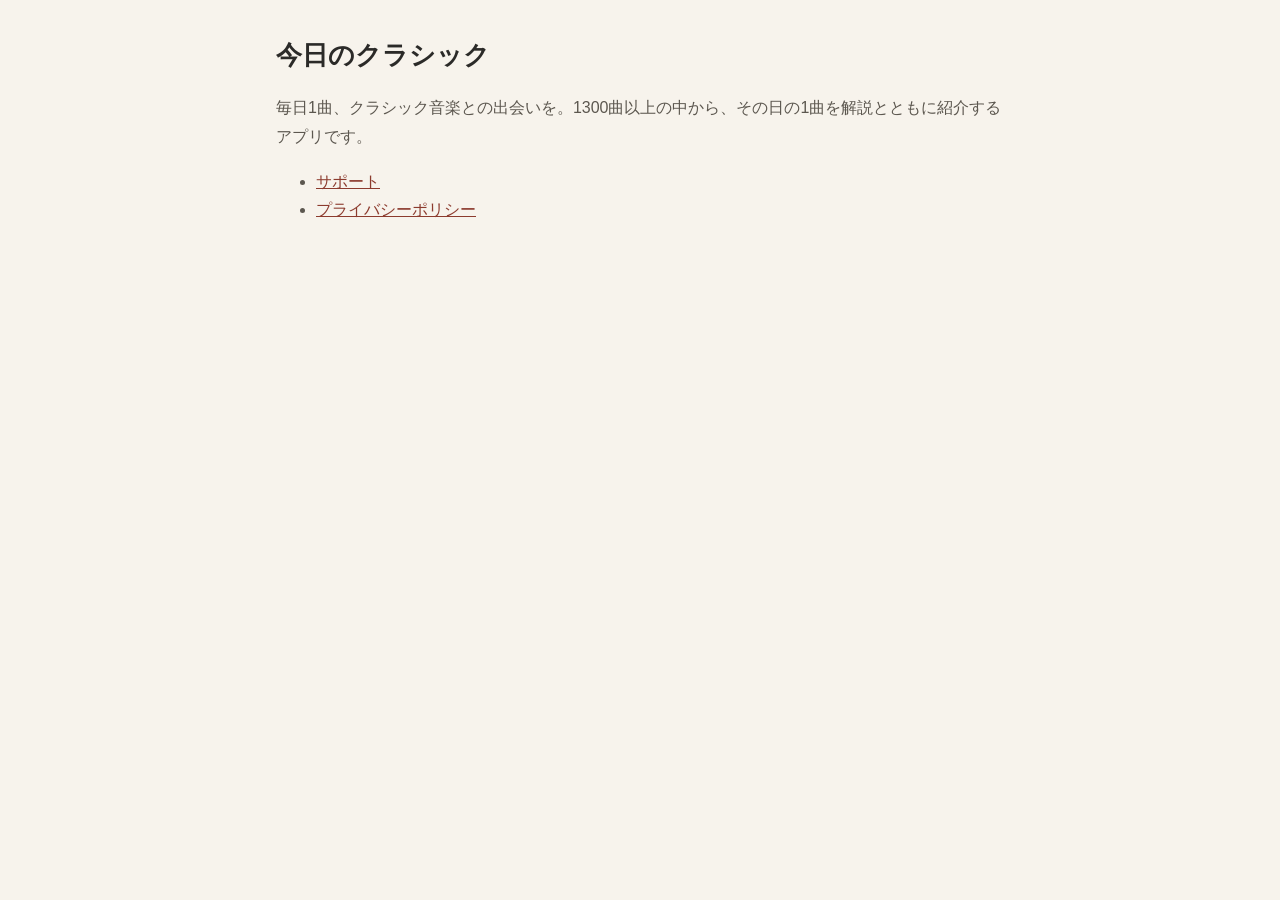
<file: index.html>
<!doctype html>
<html lang="ja">
<head>
<meta charset="utf-8">
<meta name="viewport" content="width=device-width, initial-scale=1">
<title>今日のクラシック</title>
<link rel="stylesheet" href="style.css">
</head>
<body>
<main>
<h1>今日のクラシック</h1>
<p>毎日1曲、クラシック音楽との出会いを。1300曲以上の中から、その日の1曲を解説とともに紹介するアプリです。</p>
<ul>
  <li><a href="support.html">サポート</a></li>
  <li><a href="privacy.html">プライバシーポリシー</a></li>
</ul>
</main>
</body>
</html>
</file>
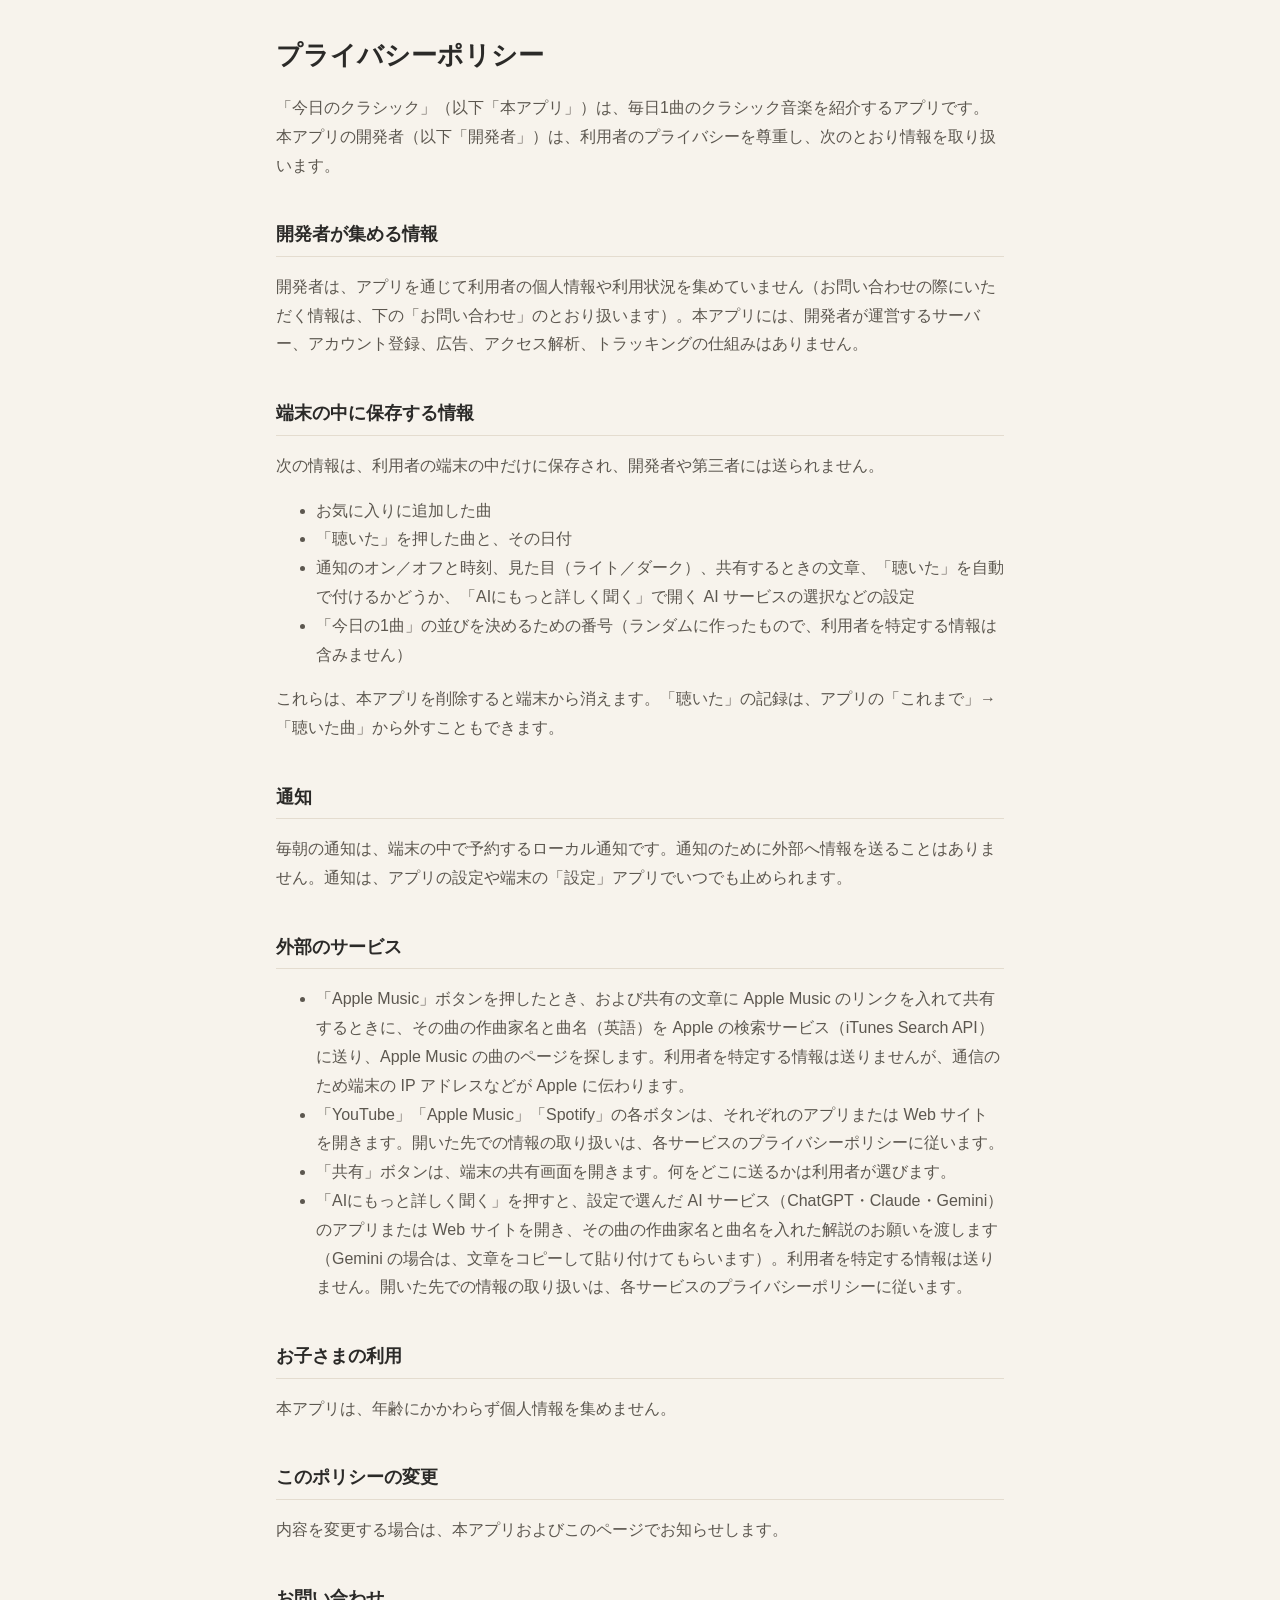
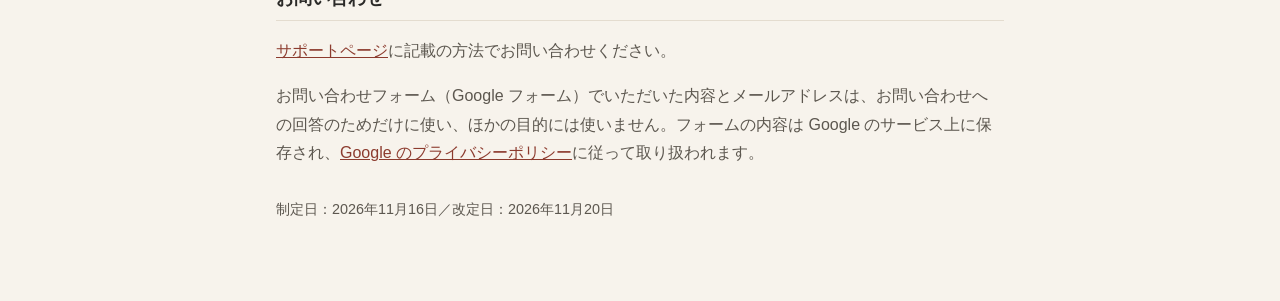
<file: privacy.html>
<!doctype html>
<html lang="ja">
<head>
<meta charset="utf-8">
<meta name="viewport" content="width=device-width, initial-scale=1">
<title>プライバシーポリシー | 今日のクラシック</title>
<link rel="stylesheet" href="style.css">
</head>
<body>
<main>
<!-- アプリ内の src/about.ts の PRIVACY_POLICY と同じ内容にしておくこと -->
<h1>プライバシーポリシー</h1>
<p>「今日のクラシック」（以下「本アプリ」）は、毎日1曲のクラシック音楽を紹介するアプリです。本アプリの開発者（以下「開発者」）は、利用者のプライバシーを尊重し、次のとおり情報を取り扱います。</p>

<h2>開発者が集める情報</h2>
<p>開発者は、アプリを通じて利用者の個人情報や利用状況を集めていません（お問い合わせの際にいただく情報は、下の「お問い合わせ」のとおり扱います）。本アプリには、開発者が運営するサーバー、アカウント登録、広告、アクセス解析、トラッキングの仕組みはありません。</p>

<h2>端末の中に保存する情報</h2>
<p>次の情報は、利用者の端末の中だけに保存され、開発者や第三者には送られません。</p>
<ul>
  <li>お気に入りに追加した曲</li>
  <li>「聴いた」を押した曲と、その日付</li>
  <li>通知のオン／オフと時刻、見た目（ライト／ダーク）、共有するときの文章、「聴いた」を自動で付けるかどうか、「AIにもっと詳しく聞く」で開く AI サービスの選択などの設定</li>
  <li>「今日の1曲」の並びを決めるための番号（ランダムに作ったもので、利用者を特定する情報は含みません）</li>
</ul>
<p>これらは、本アプリを削除すると端末から消えます。「聴いた」の記録は、アプリの「これまで」→「聴いた曲」から外すこともできます。</p>

<h2>通知</h2>
<p>毎朝の通知は、端末の中で予約するローカル通知です。通知のために外部へ情報を送ることはありません。通知は、アプリの設定や端末の「設定」アプリでいつでも止められます。</p>

<h2>外部のサービス</h2>
<ul>
  <li>「Apple Music」ボタンを押したとき、および共有の文章に Apple Music のリンクを入れて共有するときに、その曲の作曲家名と曲名（英語）を Apple の検索サービス（iTunes Search API）に送り、Apple Music の曲のページを探します。利用者を特定する情報は送りませんが、通信のため端末の IP アドレスなどが Apple に伝わります。</li>
  <li>「YouTube」「Apple Music」「Spotify」の各ボタンは、それぞれのアプリまたは Web サイトを開きます。開いた先での情報の取り扱いは、各サービスのプライバシーポリシーに従います。</li>
  <li>「共有」ボタンは、端末の共有画面を開きます。何をどこに送るかは利用者が選びます。</li>
  <li>「AIにもっと詳しく聞く」を押すと、設定で選んだ AI サービス（ChatGPT・Claude・Gemini）のアプリまたは Web サイトを開き、その曲の作曲家名と曲名を入れた解説のお願いを渡します（Gemini の場合は、文章をコピーして貼り付けてもらいます）。利用者を特定する情報は送りません。開いた先での情報の取り扱いは、各サービスのプライバシーポリシーに従います。</li>
</ul>

<h2>お子さまの利用</h2>
<p>本アプリは、年齢にかかわらず個人情報を集めません。</p>

<h2>このポリシーの変更</h2>
<p>内容を変更する場合は、本アプリおよびこのページでお知らせします。</p>

<h2>お問い合わせ</h2>
<p><a href="support.html">サポートページ</a>に記載の方法でお問い合わせください。</p>
<p>お問い合わせフォーム（Google フォーム）でいただいた内容とメールアドレスは、お問い合わせへの回答のためだけに使い、ほかの目的には使いません。フォームの内容は Google のサービス上に保存され、<a href="https://policies.google.com/privacy">Google のプライバシーポリシー</a>に従って取り扱われます。</p>

<p class="date">制定日：2026年11月16日／改定日：2026年11月20日</p>
</main>
</body>
</html>
</file>
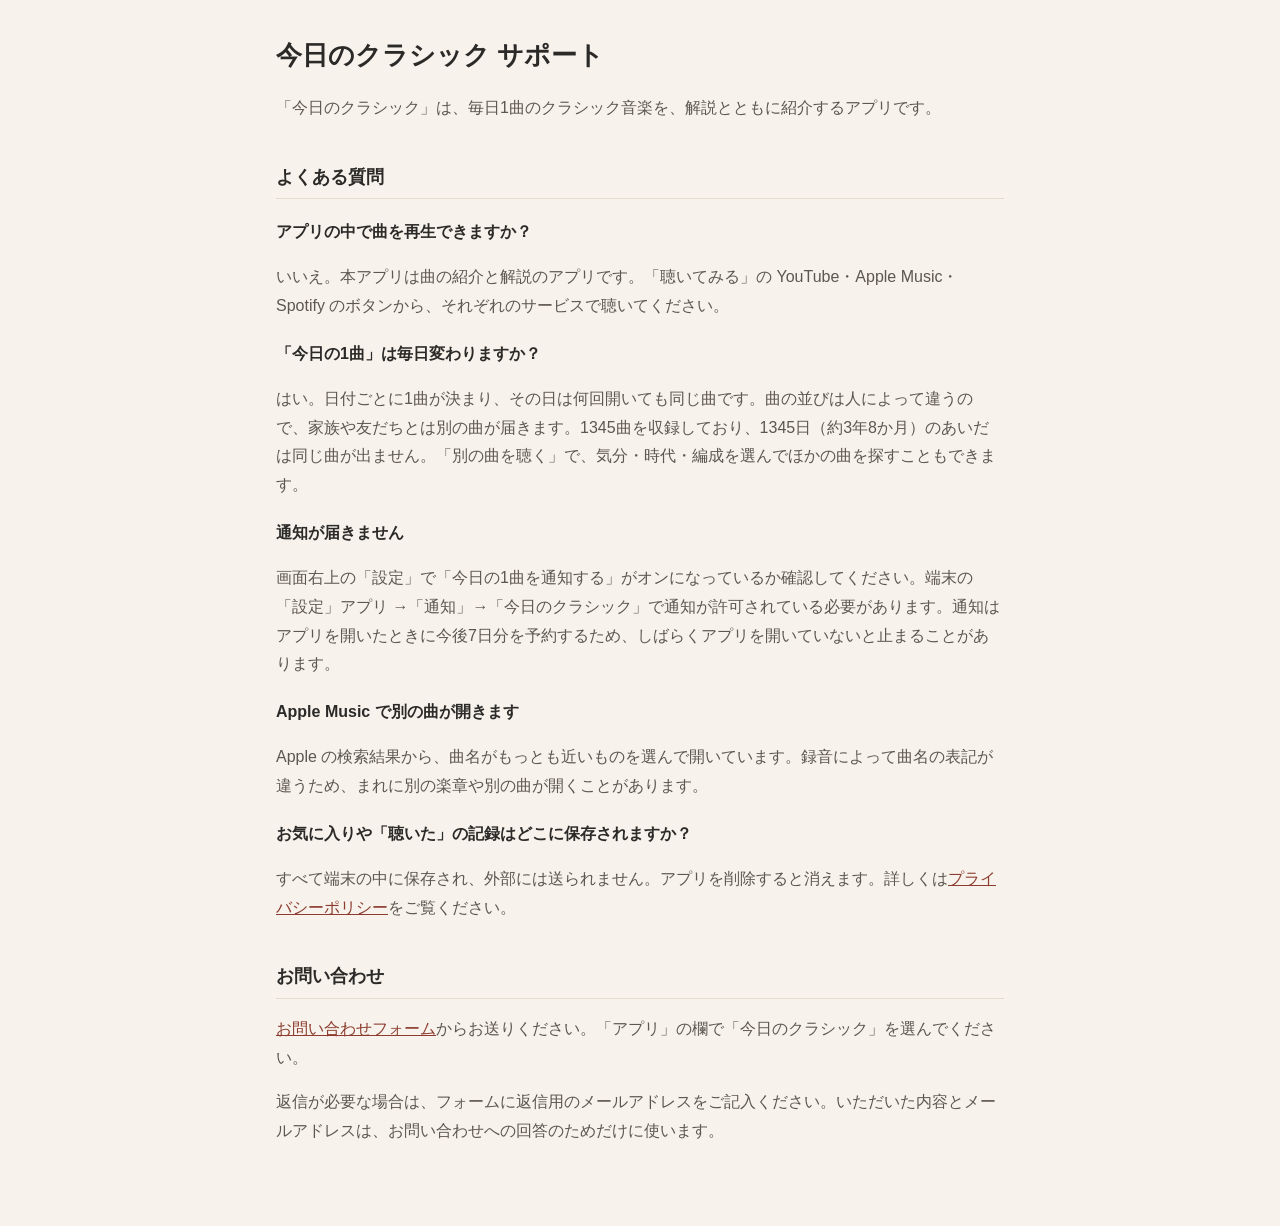
<file: support.html>
<!doctype html>
<html lang="ja">
<head>
<meta charset="utf-8">
<meta name="viewport" content="width=device-width, initial-scale=1">
<title>サポート | 今日のクラシック</title>
<link rel="stylesheet" href="style.css">
</head>
<body>
<main>
<h1>今日のクラシック サポート</h1>
<p>「今日のクラシック」は、毎日1曲のクラシック音楽を、解説とともに紹介するアプリです。</p>

<h2>よくある質問</h2>
<h3>アプリの中で曲を再生できますか？</h3>
<p>いいえ。本アプリは曲の紹介と解説のアプリです。「聴いてみる」の YouTube・Apple Music・Spotify のボタンから、それぞれのサービスで聴いてください。</p>

<h3>「今日の1曲」は毎日変わりますか？</h3>
<p>はい。日付ごとに1曲が決まり、その日は何回開いても同じ曲です。曲の並びは人によって違うので、家族や友だちとは別の曲が届きます。1345曲を収録しており、1345日（約3年8か月）のあいだは同じ曲が出ません。「別の曲を聴く」で、気分・時代・編成を選んでほかの曲を探すこともできます。</p>

<h3>通知が届きません</h3>
<p>画面右上の「設定」で「今日の1曲を通知する」がオンになっているか確認してください。端末の「設定」アプリ →「通知」→「今日のクラシック」で通知が許可されている必要があります。通知はアプリを開いたときに今後7日分を予約するため、しばらくアプリを開いていないと止まることがあります。</p>

<h3>Apple Music で別の曲が開きます</h3>
<p>Apple の検索結果から、曲名がもっとも近いものを選んで開いています。録音によって曲名の表記が違うため、まれに別の楽章や別の曲が開くことがあります。</p>

<h3>お気に入りや「聴いた」の記録はどこに保存されますか？</h3>
<p>すべて端末の中に保存され、外部には送られません。アプリを削除すると消えます。詳しくは<a href="privacy.html">プライバシーポリシー</a>をご覧ください。</p>

<h2>お問い合わせ</h2>
<p><a href="https://docs.google.com/forms/d/e/1FAIpQLSe3fmZ7ns18X9FcaXFBJICS8krV8jTZsCFfedAT9JnsuKMKlw/viewform">お問い合わせフォーム</a>からお送りください。「アプリ」の欄で「今日のクラシック」を選んでください。</p>
<p>返信が必要な場合は、フォームに返信用のメールアドレスをご記入ください。いただいた内容とメールアドレスは、お問い合わせへの回答のためだけに使います。</p>
</main>
</body>
</html>
</file>
<file: style.css>
:root { --bg: #f7f3ec; --card: #ffffff; --text: #2b2a28; --text2: #5c574f; --brand: #8c3b2e; --border: #e4dccf; }
@media (prefers-color-scheme: dark) {
  :root { --bg: #171513; --card: #23201d; --text: #ece6dc; --text2: #bdb5a8; --brand: #e3917d; --border: #3a3530; }
}
* { box-sizing: border-box; }
body { margin: 0; background: var(--bg); color: var(--text); font-family: -apple-system, BlinkMacSystemFont, "Hiragino Sans", "Noto Sans JP", sans-serif; line-height: 1.8; }
main { max-width: 760px; margin: 0 auto; padding: 32px 16px 64px; }
h1 { font-size: 1.6rem; margin: 0 0 12px; }
h2 { font-size: 1.15rem; margin: 2em 0 .5em; padding-bottom: .3em; border-bottom: 1px solid var(--border); }
h3 { font-size: 1rem; margin: 1.2em 0 .2em; }
p, li { color: var(--text2); }
a { color: var(--brand); }
.date { margin-top: 2em; font-size: .9rem; }
</file>
